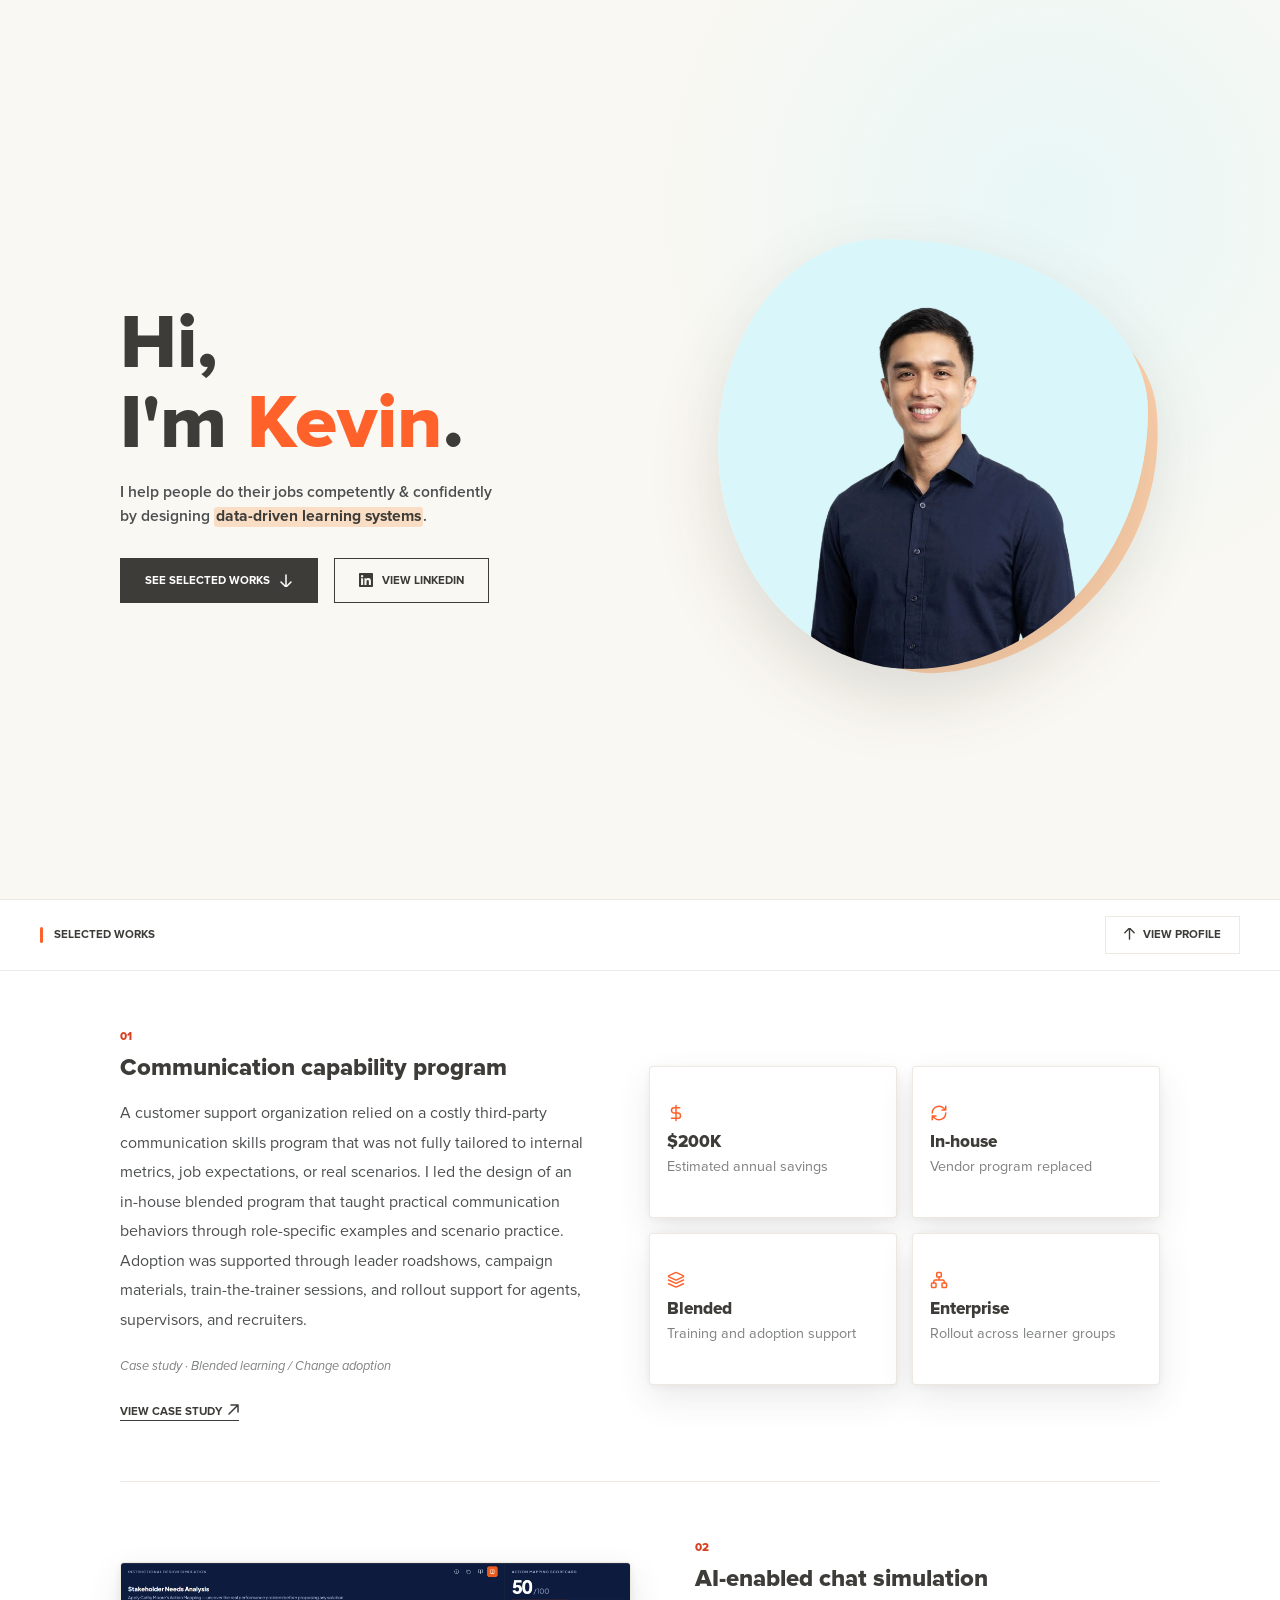
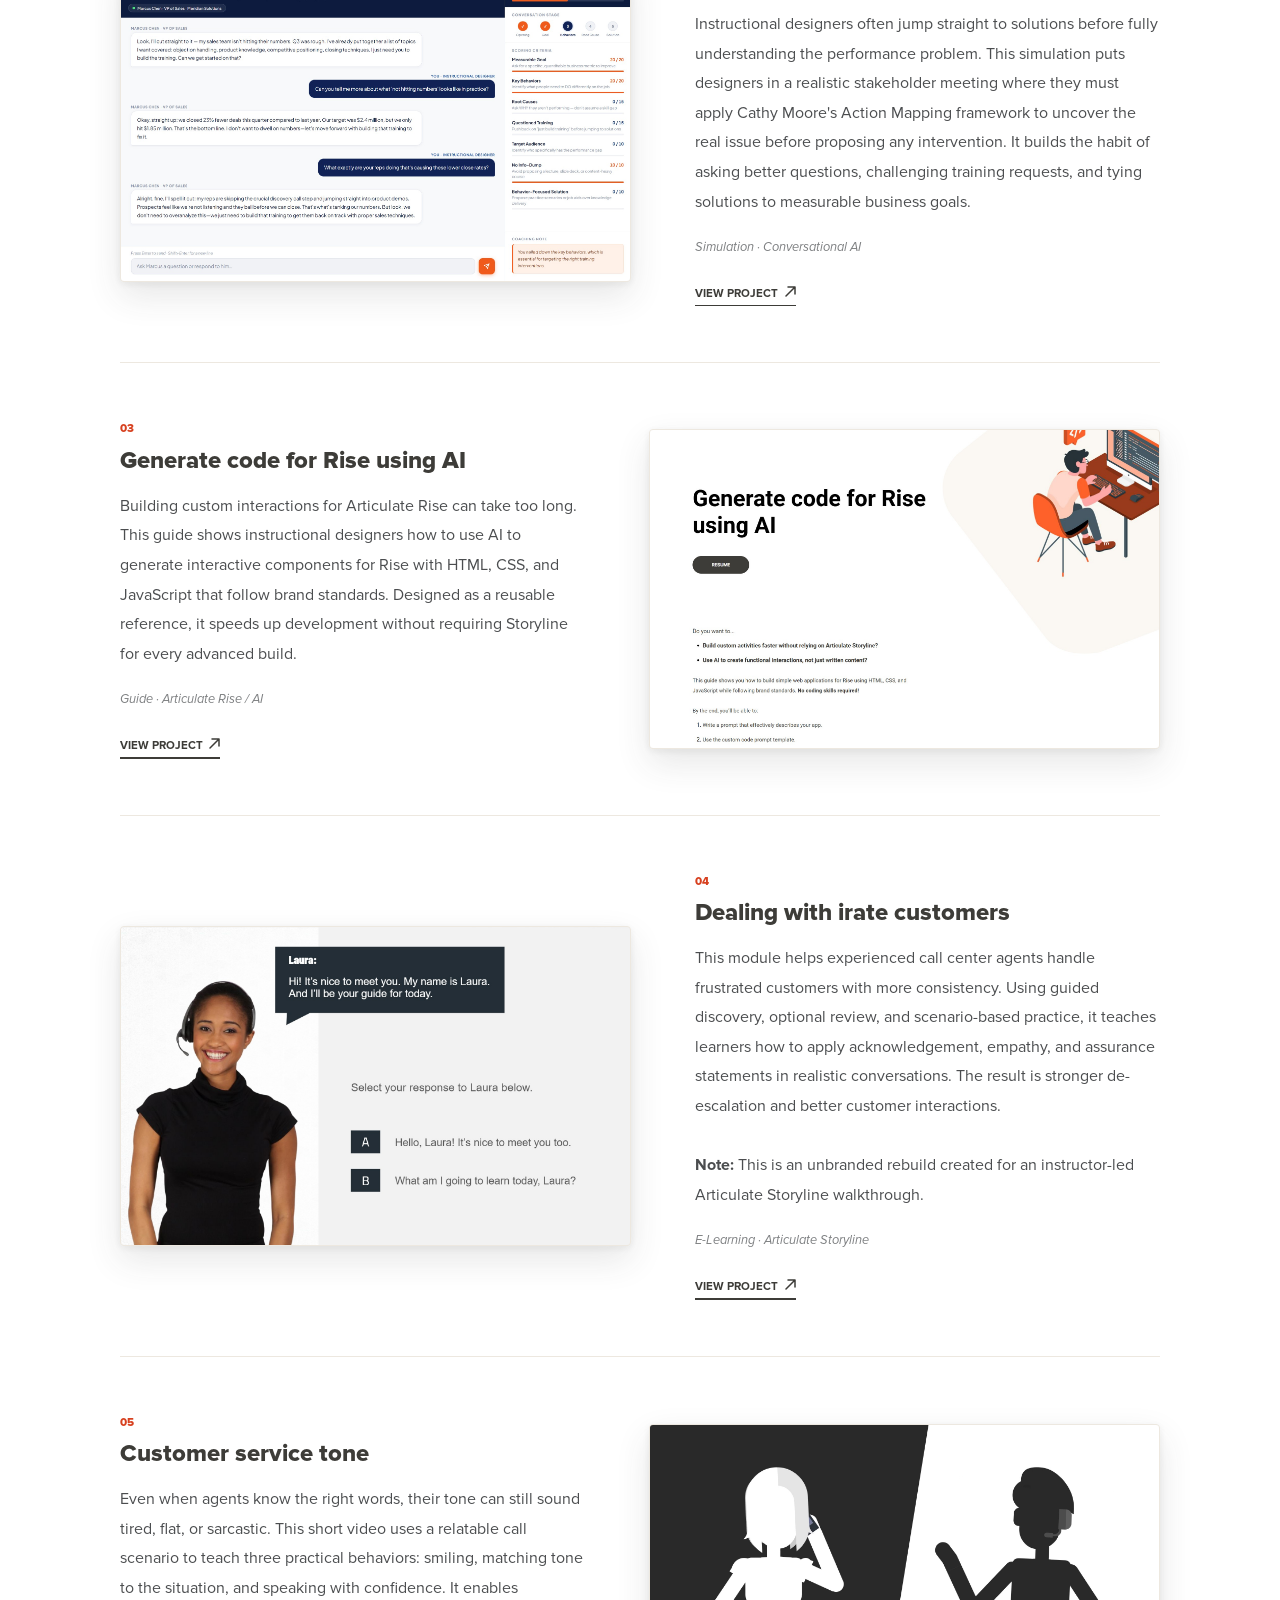
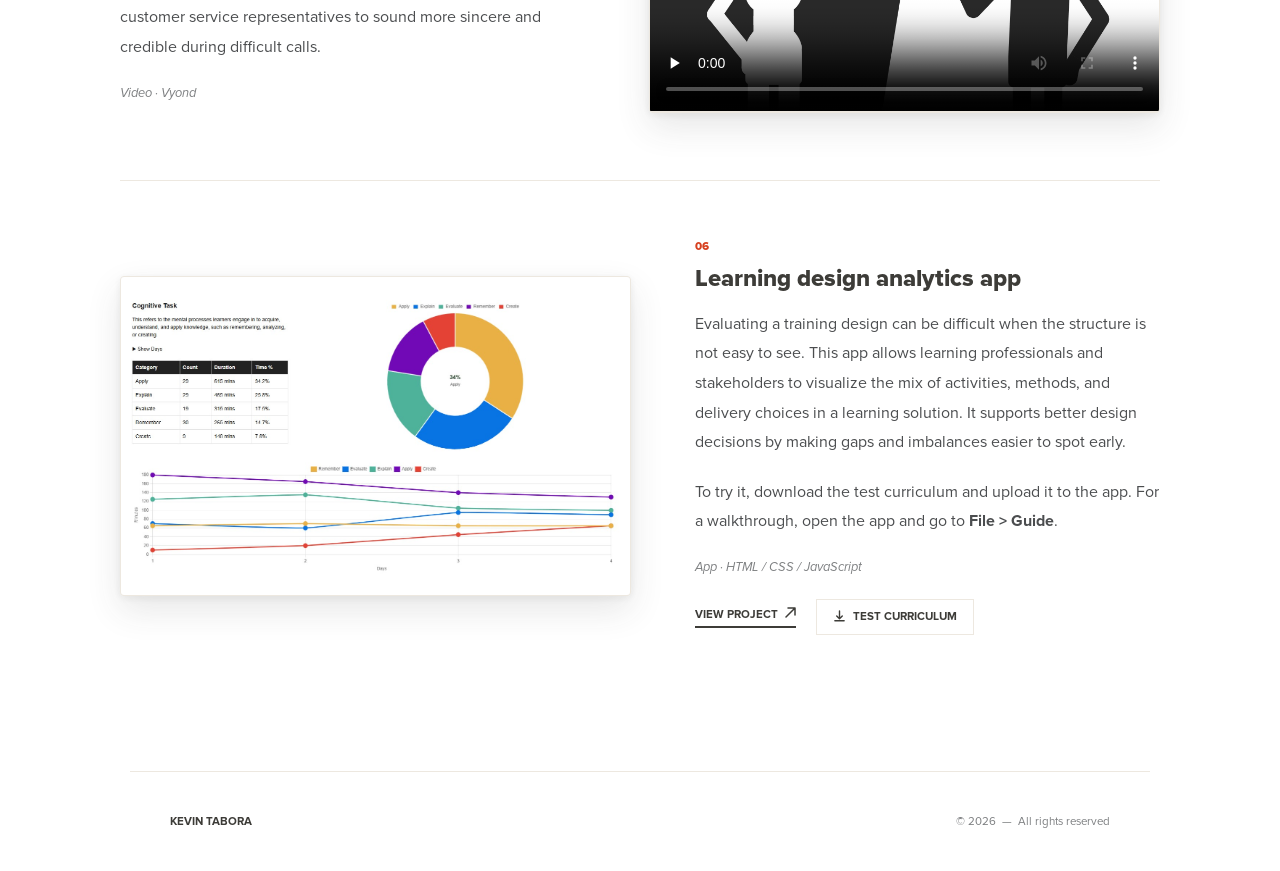
<file: index.html>
﻿<!DOCTYPE html>
<html lang="en">
<head>
  <meta charset="UTF-8" />
  <meta name="viewport" content="width=device-width, initial-scale=1.0" />
  <title>Kevin Tabora</title>
  <link rel="icon" type="image/png" sizes="32x32" href="KT icon.png" />
  <link rel="stylesheet" href="style.css" />
</head>
<body>

  <!-- ═══ EMAIL COPIED TOAST ═══ -->
  <div id="email-toast">
    <svg class="toast-icon" viewBox="0 0 14 14" fill="none">
      <path d="M2 7l3.5 3.5L12 3" stroke="currentColor" stroke-width="1.8" stroke-linecap="round" stroke-linejoin="round"/>
    </svg>
    Email Copied
  </div>

  <!-- ═══════════════════════════════
       SECTION 1: PROFILE
  ════════════════════════════════ -->
  <section class="section-profile" id="section-profile">
    <div class="profile-inner">

      <!-- Left column: all text content -->
      <div class="profile-content">

        <div class="profile-header">
          <!-- Mobile headshot (hidden on desktop) -->
          <div class="profile-visual-mobile">
            <div class="headshot-wrap">
              <picture>
                <source srcset="assets/Profile.jpg" media="(min-width: 741px)" />
                <img src="assets/Profile Mobile.jpg" alt="Kevin Tabora" />
              </picture>
            </div>
          </div>
          <div class="header-name-block">
            <h1>Hi, <br>I'm <span>Kevin</span>.</h1>
            <p class="subtitle">
              <span class="tagline-line">I help people do their jobs competently & confidently</span>
              <span class="tagline-line">by designing <span class="highlight">data-driven learning systems</span>.</span>
            </p>
          </div>
        </div>

        <div class="contact-row">
          <a class="contact-email" href="#" id="email-copy-btn" onclick="copyEmail(event)" hidden>
            <svg width="14" height="14" viewBox="0 0 14 14" fill="none" aria-hidden="true"><rect x="1" y="3" width="12" height="8" rx="1" stroke="currentColor" stroke-width="1.4"/><path d="M1 4l6 4 6-4" stroke="currentColor" stroke-width="1.4" stroke-linejoin="round"/></svg>
            kbtabora@gmail.com
          </a>
          <a href="https://linkedin.com/in/kevintabora" target="_blank" rel="noopener" hidden>
            <svg width="14" height="14" viewBox="0 0 14 14" fill="none" aria-hidden="true"><rect x="1" y="1" width="12" height="12" rx="2" stroke="currentColor" stroke-width="1.4"/><path d="M4 6v4M4 4.5v.01" stroke="currentColor" stroke-width="1.4" stroke-linecap="round"/><path d="M7 10V7.5c0-1 .5-1.5 1.5-1.5S10 6.5 10 7.5V10" stroke="currentColor" stroke-width="1.4" stroke-linecap="round" stroke-linejoin="round"/></svg>
            linkedin.com/in/kevintabora
          </a>
        </div>

        <div class="btn-row">
          <a class="cta-download" href="#" onclick="event.preventDefault();document.getElementById('section-works').scrollIntoView({behavior:'smooth'})">
            <span>See Selected Works</span>
            <svg width="14" height="14" viewBox="0 0 14 14" fill="none">
              <path d="M7 2v10M2 9l5 5 5-5" stroke="currentColor" stroke-width="1.5" stroke-linecap="round" stroke-linejoin="round"/>
            </svg>
          </a>
          <a class="cta-works" href="https://linkedin.com/in/kevintabora" target="_blank" rel="noopener noreferrer">
            <svg width="14" height="14" viewBox="0 0 24 24" fill="currentColor" aria-hidden="true">
              <path d="M20.447 20.452h-3.554v-5.569c0-1.328-.027-3.037-1.852-3.037-1.853 0-2.136 1.445-2.136 2.939v5.667H9.351V9h3.414v1.561h.049c.476-.9 1.637-1.85 3.37-1.85 3.601 0 4.267 2.37 4.267 5.455v6.286zM5.337 7.433a2.062 2.062 0 1 1 0-4.124 2.062 2.062 0 0 1 0 4.124zM7.119 20.452H3.555V9h3.564v11.452zM22.225 0H1.771C.792 0 0 .774 0 1.729v20.542C0 23.227.792 24 1.771 24h20.451C23.2 24 24 23.227 24 22.271V1.729C24 .774 23.2 0 22.222 0z"/>
            </svg>
            <span>View LinkedIn</span>
          </a>
        </div>

      </div>

      <!-- Right column: large headshot (desktop only) -->
      <div class="profile-visual-desktop">
        <div class="headshot-wrap">
          <picture>
            <source srcset="assets/Profile.jpg" media="(min-width: 741px)" />
            <img src="assets/Profile Mobile.jpg" alt="Kevin Tabora" />
          </picture>
        </div>
      </div>

    </div>
  </section>

  <!-- ═══════════════════════════════
       SECTION 2: SELECTED WORKS
  ════════════════════════════════ -->
  <section class="section-works" id="section-works">

    <!-- Sticky nav bar -->
    <div class="works-nav">
      <span class="works-nav-label">Selected Works</span>
      <a class="cta-profile" href="#" onclick="event.preventDefault();document.getElementById('section-profile').scrollIntoView({behavior:'smooth'})">
        <svg width="13" height="13" viewBox="0 0 14 14" fill="none">
          <path d="M7 12V2M2 5l5-5 5 5" stroke="currentColor" stroke-width="1.5" stroke-linecap="round" stroke-linejoin="round"/>
        </svg>
        <span>View Profile</span>
      </a>
    </div>

    <div class="projects-wrap">

      <!-- Project 1 - Case Study -->
      <div class="project" data-observe>
        <div class="project-copy">
          <p class="project-index">01</p>
          <h2 class="project-title">Communication capability program</h2>
          <p class="project-desc">
            A customer support organization relied on a costly third-party communication skills program that was not fully tailored to internal metrics, job expectations, or real scenarios. I led the design of an in-house blended program that taught practical communication behaviors through role-specific examples and scenario practice. Adoption was supported through leader roadshows, campaign materials, train-the-trainer sessions, and rollout support for agents, supervisors, and recruiters.
          </p>
          <p class="project-meta">
            Case study &middot; Blended learning / Change adoption
          </p>
          <button class="proj-link case-study-trigger" type="button" data-case-modal-open>
            View case study <span class="arrow"><svg width="11" height="11" viewBox="0 0 11 11" fill="none"><path d="M1 10L10 1M10 1H3M10 1V8" stroke="currentColor" stroke-width="1.5" stroke-linecap="round" stroke-linejoin="round"/></svg></span>
          </button>
        </div>
        <div class="project-media">
          <div class="case-stats-grid">
            <div class="case-stat">
              <svg class="case-stat-icon" viewBox="0 0 24 24" fill="none" aria-hidden="true"><path d="M12 2v20M17 5H9.5a3.5 3.5 0 0 0 0 7h5a3.5 3.5 0 0 1 0 7H6" stroke="currentColor" stroke-width="2" stroke-linecap="round" stroke-linejoin="round"/></svg>
              <span class="case-stat-value">$200K</span>
              <span class="case-stat-label">Estimated annual savings</span>
            </div>
            <div class="case-stat">
              <svg class="case-stat-icon" viewBox="0 0 24 24" fill="none" aria-hidden="true"><path d="M3 12a9 9 0 0 1 15-6.7L21 8M21 3v5h-5M21 12a9 9 0 0 1-15 6.7L3 16M3 21v-5h5" stroke="currentColor" stroke-width="2" stroke-linecap="round" stroke-linejoin="round"/></svg>
              <span class="case-stat-value">In-house</span>
              <span class="case-stat-label">Vendor program replaced</span>
            </div>
            <div class="case-stat">
              <svg class="case-stat-icon" viewBox="0 0 24 24" fill="none" aria-hidden="true"><path d="m12.83 2.18a2 2 0 0 0-1.66 0L2.6 6.08a1 1 0 0 0 0 1.83l8.58 3.91a2 2 0 0 0 1.66 0l8.58-3.9a1 1 0 0 0 0-1.83Z" stroke="currentColor" stroke-width="2" stroke-linecap="round" stroke-linejoin="round"/><path d="m22 12-9.17 4.18a2 2 0 0 1-1.66 0L2 12" stroke="currentColor" stroke-width="2" stroke-linecap="round" stroke-linejoin="round"/><path d="m22 17-9.17 4.18a2 2 0 0 1-1.66 0L2 17" stroke="currentColor" stroke-width="2" stroke-linecap="round" stroke-linejoin="round"/></svg>
              <span class="case-stat-value">Blended</span>
              <span class="case-stat-label">Training and adoption support</span>
            </div>
            <div class="case-stat">
              <svg class="case-stat-icon" viewBox="0 0 24 24" fill="none" aria-hidden="true"><rect x="9" y="2" width="6" height="6" rx="1" stroke="currentColor" stroke-width="2"/><rect x="2" y="16" width="6" height="6" rx="1" stroke="currentColor" stroke-width="2"/><rect x="16" y="16" width="6" height="6" rx="1" stroke="currentColor" stroke-width="2"/><path d="M12 8v4M5 16v-2a2 2 0 0 1 2-2h10a2 2 0 0 1 2 2v2" stroke="currentColor" stroke-width="2" stroke-linecap="round" stroke-linejoin="round"/></svg>
              <span class="case-stat-value">Enterprise</span>
              <span class="case-stat-label">Rollout across learner groups</span>
            </div>
          </div>
        </div>
      </div>

      <!-- Project 2 - AI-Enabled Chat Simulation -->
      <div class="project flip" data-observe>
        <div class="project-copy">
          <p class="project-index">02</p>
          <h2 class="project-title">AI-enabled chat simulation</h2>
          <p class="project-desc">
            Instructional designers often jump straight to solutions before fully understanding the performance problem. This simulation puts designers in a realistic stakeholder meeting where they must apply Cathy Moore's Action Mapping framework to uncover the real issue before proposing any intervention. It builds the habit of asking better questions, challenging training requests, and tying solutions to measurable business goals.
          </p>
          <p class="project-meta">
            Simulation &middot; Conversational AI
          </p>
          <a class="proj-link" href="https://kevintabora.github.io/id-simulation/" target="_blank" rel="noopener">
            View Project <span class="arrow"><svg width="11" height="11" viewBox="0 0 11 11" fill="none"><path d="M1 10L10 1M10 1H3M10 1V8" stroke="currentColor" stroke-width="1.5" stroke-linecap="round" stroke-linejoin="round"/></svg></span>
          </a>
        </div>
        <div class="project-media">
          <img class="screenshot-img" src="assets/Chat.jpg" alt="AI-Enabled Chat Simulation" />
        </div>
      </div>

      <!-- Project 3 - Rise Code Block -->
      <div class="project" data-observe>
        <div class="project-copy">
          <p class="project-index">03</p>
          <h2 class="project-title">Generate code for Rise using AI</h2>
          <p class="project-desc">
            Building custom interactions for Articulate Rise can take too long. This guide shows instructional designers how to use AI to generate interactive components for Rise with HTML, CSS, and JavaScript that follow brand standards. Designed as a reusable reference, it speeds up development without requiring Storyline for every advanced build.
          </p>
          <p class="project-meta">
            Guide &middot; Articulate Rise / AI
          </p>
          <a class="proj-link" href="https://kevintabora.github.io/risecodeblock/" target="_blank" rel="noopener">
            View Project <span class="arrow"><svg width="11" height="11" viewBox="0 0 11 11" fill="none"><path d="M1 10L10 1M10 1H3M10 1V8" stroke="currentColor" stroke-width="1.5" stroke-linecap="round" stroke-linejoin="round"/></svg></span>
          </a>
        </div>
        <div class="project-media">
          <img class="screenshot-img" src="assets/Code.jpg" alt="Generate Code for Rise Using AI" />
        </div>
      </div>

      <!-- Project 4 - Storyline -->
      <div class="project flip" data-observe>
        <div class="project-copy">
          <p class="project-index">04</p>
          <h2 class="project-title">Dealing with irate customers</h2>
          <p class="project-desc">
            This module helps experienced call center agents handle frustrated customers with more consistency. Using guided discovery, optional review, and scenario-based practice, it teaches learners how to apply acknowledgement, empathy, and assurance statements in realistic conversations. The result is stronger de-escalation and better customer interactions.
            <br><br><strong>Note:</strong> This is an unbranded rebuild created for an instructor-led Articulate Storyline walkthrough.
          </p>
          <p class="project-meta">
            E-Learning &middot; Articulate Storyline
          </p>
          <a class="proj-link" href="https://kevintabora.github.io/iratecustomers/" target="_blank" rel="noopener">
            View Project <span class="arrow"><svg width="11" height="11" viewBox="0 0 11 11" fill="none"><path d="M1 10L10 1M10 1H3M10 1V8" stroke="currentColor" stroke-width="1.5" stroke-linecap="round" stroke-linejoin="round"/></svg></span>
          </a>
        </div>
        <div class="project-media">
          <img class="screenshot-img" src="assets/AEA.jpg" alt="Acknowledge, Empathize and Assure" />
        </div>
      </div>

      <!-- Project 5 - Video -->
      <div class="project" data-observe>
        <div class="project-copy">
          <p class="project-index">05</p>
          <h2 class="project-title">Customer service tone</h2>
          <p class="project-desc">
            Even when agents know the right words, their tone can still sound tired, flat, or sarcastic. This short video uses a relatable call scenario to teach three practical behaviors: smiling, matching tone to the situation, and speaking with confidence. It enables customer service representatives to sound more sincere and credible during difficult calls.
          </p>
          <p class="project-meta">
            Video &middot; Vyond
          </p>
        </div>
        <div class="project-media">
          <video id="tone-video" class="media-video" controls preload="none" poster="assets/Tone.png">
            <source src="assets/Tone.mp4" type="video/mp4" />
            Your browser does not support the video tag.
          </video>
        </div>
      </div>

      <!-- Project 6 - Training Designer App -->
      <div class="project flip" data-observe>
        <div class="project-copy">
          <p class="project-index">06</p>
          <h2 class="project-title">Learning design analytics app</h2>
          <p class="project-desc">
            Evaluating a training design can be difficult when the structure is not easy to see. This app allows learning professionals and stakeholders to visualize the mix of activities, methods, and delivery choices in a learning solution. It supports better design decisions by making gaps and imbalances easier to spot early.
          </p>
          <p class="project-desc">
            To try it, download the test curriculum and upload it to the app. For a walkthrough, open the app and go to <strong>File > Guide</strong>.
          </p>
          <p class="project-meta">
            App &middot; HTML / CSS / JavaScript
          </p>
          <div class="proj-btn-row">
            <a class="proj-link" href="https://kevintabora.github.io/trainingdesigner/" target="_blank" rel="noopener">
              View Project <span class="arrow"><svg width="11" height="11" viewBox="0 0 11 11" fill="none"><path d="M1 10L10 1M10 1H3M10 1V8" stroke="currentColor" stroke-width="1.5" stroke-linecap="round" stroke-linejoin="round"/></svg></span>
            </a>
            <a class="proj-link-curriculum" href="assets/Communicate_Pro__Essential_Conversations__20260314_1410Z.xlsx" download>
              <svg width="13" height="13" viewBox="0 0 14 14" fill="none">
                <path d="M7 1v8M4 6.5l3 3 3-3M2 11.5h10" stroke="currentColor" stroke-width="1.5" stroke-linecap="round" stroke-linejoin="round"/>
              </svg>
              <span>Test Curriculum</span>
            </a>
          </div>
        </div>
        <div class="project-media">
          <img class="screenshot-img" src="assets/Designer.jpg" alt="Training Designer App" />
        </div>
      </div>

    </div><!-- /projects-wrap -->

    <footer>
      <span class="footer-name">Kevin Tabora</span>
      <span class="footer-copy">&copy; 2026 &nbsp;&mdash;&nbsp; All rights reserved</span>
    </footer>

  </section>

  <div class="case-modal-overlay" data-case-modal-overlay hidden>
    <div class="case-modal" role="dialog" aria-modal="true" aria-labelledby="case-modal-title">
      <div class="case-modal-header">
        <div>
          <h2 id="case-modal-title">Communication capability program</h2>
          <p>An anonymized case study on replacing a vendor-provided communication skills program with an in-house blended learning initiative.</p>
        </div>
        <button class="case-modal-close" type="button" aria-label="Close case study" data-case-modal-close>
          <svg viewBox="0 0 24 24" fill="none" aria-hidden="true"><path d="M18 6 6 18M6 6l12 12" stroke="currentColor" stroke-width="2" stroke-linecap="round" stroke-linejoin="round"/></svg>
        </button>
      </div>

      <div class="case-modal-body">
        <p class="case-mobile-summary">An anonymized case study on replacing a vendor-provided communication skills program with an in-house blended learning initiative.</p>

        <div class="case-impact-grid" aria-label="Quick impact">
          <div class="case-impact-card">
            <svg class="case-impact-icon" viewBox="0 0 24 24" fill="none" aria-hidden="true"><path d="M10.3 3.86 1.82 18a2 2 0 0 0 1.71 3h16.94a2 2 0 0 0 1.71-3L13.7 3.86a2 2 0 0 0-3.4 0Z" stroke="currentColor" stroke-width="2" stroke-linecap="round" stroke-linejoin="round"/><path d="M12 9v4M12 17h.01" stroke="currentColor" stroke-width="2" stroke-linecap="round" stroke-linejoin="round"/></svg>
            <span class="case-impact-value">Problem</span>
            <span class="case-impact-label">Costly vendor program, not tailored enough</span>
            <span class="case-impact-mobile-text">Problem: Costly vendor program, not tailored enough</span>
          </div>
          <div class="case-impact-card">
            <svg class="case-impact-icon" viewBox="0 0 24 24" fill="none" aria-hidden="true"><path d="M9 18h6M10 22h4M8.5 14.5A6 6 0 1 1 15.5 14c-.8.48-1.5 1.52-1.5 2.5h-4c0-.95-.7-1.95-1.5-2Z" stroke="currentColor" stroke-width="2" stroke-linecap="round" stroke-linejoin="round"/></svg>
            <span class="case-impact-value">Solution</span>
            <span class="case-impact-label">In-house blended program with work-specific scenarios</span>
            <span class="case-impact-mobile-text">Solution: In-house blended program with work-specific scenarios</span>
          </div>
          <div class="case-impact-card">
            <svg class="case-impact-icon" viewBox="0 0 24 24" fill="none" aria-hidden="true"><path d="m3 11 18-5v12L3 14v-3Z" stroke="currentColor" stroke-width="2" stroke-linecap="round" stroke-linejoin="round"/><path d="M11.6 16.8a3 3 0 1 1-5.8-1.6" stroke="currentColor" stroke-width="2" stroke-linecap="round" stroke-linejoin="round"/></svg>
            <span class="case-impact-value">Adoption</span>
            <span class="case-impact-label">Leader roadshows, campaign assets, train-the-trainer</span>
            <span class="case-impact-mobile-text">Adoption: Leader roadshows, campaign assets, train-the-trainer</span>
          </div>
          <div class="case-impact-card">
            <svg class="case-impact-icon" viewBox="0 0 24 24" fill="none" aria-hidden="true"><path d="M12 2v20M17 5H9.5a3.5 3.5 0 0 0 0 7h5a3.5 3.5 0 0 1 0 7H6" stroke="currentColor" stroke-width="2" stroke-linecap="round" stroke-linejoin="round"/></svg>
            <span class="case-impact-value">Impact</span>
            <span class="case-impact-label">$200K annual savings, reusable internal capability</span>
            <span class="case-impact-mobile-text">Impact: $200K annual savings, reusable internal capability</span>
          </div>
        </div>

        <section class="case-section">
          <h3>Business problem</h3>
          <p>The organization relied on a third-party communication skills program that carried significant licensing costs and was not fully tailored to internal performance expectations, customer scenarios, or operational metrics. The challenge was not only to build a replacement program, but to create something leaders, trainers, and operational teams would adopt.</p>
        </section>

        <section class="case-section">
          <h3>My role</h3>
          <ul>
            <li>Led needs and task analysis to define job-specific communication requirements</li>
            <li>Designed the blended learning structure and scenario-based practice</li>
            <li>Aligned content with performance metrics and business expectations</li>
            <li>Developed internal materials to replace vendor-provided content</li>
            <li>Supported adoption through leadership roadshows, campaign materials, trainer enablement, and rollout support</li>
          </ul>
        </section>

        <section class="case-section">
          <h3>Solution approach</h3>
          <div class="case-card-grid">
            <div class="case-approach-card">
              <h4>Analyze</h4>
              <p>Identified communication behaviors, task requirements, and performance expectations.</p>
            </div>
            <div class="case-approach-card">
              <h4>Design</h4>
              <p>Built an in-house blended program using realistic workplace scenarios.</p>
            </div>
            <div class="case-approach-card">
              <h4>Campaign</h4>
              <p>Supported adoption through leader roadshows, emails, videos, and stakeholder alignment.</p>
            </div>
            <div class="case-approach-card">
              <h4>Scale</h4>
              <p>Enabled trainers and operational teams to roll out the program across learner groups.</p>
            </div>
          </div>
        </section>

        <section class="case-section">
          <h3>Adoption strategy</h3>
          <ol class="case-timeline">
            <li>Align with business metrics</li>
            <li>Secure leadership buy-in</li>
            <li>Launch awareness campaign</li>
            <li>Enable trainers</li>
            <li>Roll out to learner groups</li>
            <li>Embed into training and process expectations</li>
          </ol>
        </section>

        <section class="case-section">
          <h3>Impact</h3>
          <p>Estimated $200K USD annual savings by replacing external licensing with an internal communication skills program.</p>
          <ul>
            <li>Reduced dependency on vendor-provided training</li>
            <li>Improved alignment between communication training and operational needs</li>
            <li>Created reusable internal training assets</li>
            <li>Supported consistent communication standards across teams</li>
            <li>Strengthened trainer and leader ownership of the program</li>
          </ul>
        </section>

        <p class="case-note">This case study is an anonymized summary. Proprietary names, visuals, materials, and internal data have been removed or generalized.</p>
      </div>
    </div>
  </div>

  <script src="app.js"></script>
</body>
</html>
</file>
<file: style.css>
@font-face {
  font-family: 'Proxima Nova';
  font-style: normal;
  font-weight: 400;
  font-display: swap;
  src: url('assets/fonts/proxima-nova-400.woff') format('woff');
}

@font-face {
  font-family: 'Proxima Nova';
  font-style: italic;
  font-weight: 400;
  font-display: swap;
  src: url('assets/fonts/proxima-nova-400-italic.woff') format('woff');
}

@font-face {
  font-family: 'Proxima Nova';
  font-style: normal;
  font-weight: 600;
  font-display: swap;
  src: url('assets/fonts/proxima-nova-600.woff') format('woff');
}

@font-face {
  font-family: 'Proxima Nova';
  font-style: italic;
  font-weight: 600;
  font-display: swap;
  src: url('assets/fonts/proxima-nova-600-italic.woff') format('woff');
}

@font-face {
  font-family: 'Proxima Nova';
  font-style: normal;
  font-weight: 700;
  font-display: swap;
  src: url('assets/fonts/proxima-nova-700.woff') format('woff');
}

@font-face {
  font-family: 'Proxima Nova';
  font-style: italic;
  font-weight: 700;
  font-display: swap;
  src: url('assets/fonts/proxima-nova-700-italic.woff') format('woff');
}

@font-face {
  font-family: 'Proxima Nova';
  font-style: normal;
  font-weight: 800;
  font-display: swap;
  src: url('assets/fonts/proxima-nova-800.woff') format('woff');
}

@font-face {
  font-family: 'Proxima Nova';
  font-style: italic;
  font-weight: 800;
  font-display: swap;
  src: url('assets/fonts/proxima-nova-800-italic.woff') format('woff');
}

*, *::before, *::after { box-sizing: border-box; margin: 0; padding: 0; }

:root {
  --optum-orange: #FF612B;
  --dark-orange: #D74120;
  --sunset-orange: #F9A667;
  --dawn-orange: #FFD1AB;
  --warm-white: #FAF8F2;
  --horizon: #EDE8E0;
  --warm-gray: #3D3C38;
  --sky-blue: #D9F6FA;
  --gray-20: #E5E5E6;
  --gray-40: #B1B2B4;
  --gray-60: #7D7F81;
  --gray-80: #4B4D4F;
  --gray-100: #212223;
  --turquoise-60: #15A796;
  --dark: var(--warm-gray);
  --darker: var(--gray-100);
  --white: #ffffff;
  --text-white: #ffffff;
  --off-white: rgba(61,60,56,0.68);
  --mid: var(--gray-60);
  --rule: var(--horizon);
  --fs-xs: 0.72rem;
  --fs-sm: 1rem;
  --fs-base: 16px;
  --fs-lg: 1.5rem;
  --fs-2xl: 3.5rem;
  --font: 'Proxima Nova', 'proxima-nova', 'Nunito Sans', 'Gill Sans MT', 'Gill Sans', sans-serif;
  --tracking-wide: 0;
  --tracking-wider: 0;
}

html { scroll-behavior: smooth; }

body {
  font-family: var(--font);
  background: var(--warm-white);
  color: var(--dark);
  font-size: var(--fs-base);
  line-height: 1.7;
  -webkit-font-smoothing: antialiased;
  overflow-x: hidden;
}

/* ═══════════════════════════════
   SECTION 1 — PROFILE (full viewport, dark)
════════════════════════════════ */
.section-profile {
  background:
    radial-gradient(circle at 82% 23%, rgba(217,246,250,0.55), transparent 26rem),
    var(--warm-white);
  min-height: 100vh;
  display: flex;
  flex-direction: column;
  justify-content: center;
  border-bottom: 1px solid var(--horizon);
}

.profile-inner {
  display: grid;
  grid-template-columns: minmax(0, 1fr) minmax(320px, 0.9fr);
  gap: 5rem;
  align-items: center;
  width: 100%;
  max-width: 1120px;
  margin: 0 auto;
  padding: 5rem 2.5rem 4.5rem;
  animation: fadeUp 0.9s ease both;
}

.profile-content {
  display: flex;
  flex-direction: column;
}

.profile-header {
  display: flex;
  align-items: center;
  gap: 2.25rem;
  margin-bottom: 1.75rem;
}

.headshot-wrap {
  width: 112px;
  height: 112px;
  border-radius: 38% 62% 55% 45% / 48% 40% 60% 52%;
  overflow: hidden;
  box-shadow: 0 28px 70px rgba(61,60,56,0.16);
  flex-shrink: 0;
}
.headshot-wrap img {
  width: 100%;
  height: 100%;
  object-fit: cover;
  display: block;
  transition: transform 0.5s ease;
}
.headshot-wrap:hover img { transform: scale(1.05); }

/* Mobile headshot: hidden on desktop, shown on mobile */
.profile-visual-mobile {
  display: none;
  flex-shrink: 0;
}
.profile-visual-mobile .headshot-wrap {
  width: 80px;
  height: 80px;
}

/* Desktop headshot column */
.profile-visual-desktop {
  position: relative;
  display: flex;
  align-items: center;
  justify-content: center;
}
.profile-visual-desktop::before {
  content: '';
  position: absolute;
  width: min(88%, 390px);
  aspect-ratio: 1 / 1;
  border-radius: 43% 57% 61% 39% / 45% 38% 62% 55%;
  background: var(--dawn-orange);
  transform: translate(2.1rem, 1.3rem) rotate(-5deg);
}
.profile-visual-desktop .headshot-wrap {
  width: 100%;
  max-width: 430px;
  height: auto;
  aspect-ratio: 1 / 1;
  position: relative;
  z-index: 1;
}
.profile-visual-desktop .headshot-wrap img {
  object-position: 50% 18%;
}

.header-name-block { display: flex; flex-direction: column; gap: 1.1rem; }

.label {
  display: inline-flex;
  align-items: center;
  gap: 0.85rem;
  font-size: var(--fs-xs);
  letter-spacing: var(--tracking-wider);
  text-transform: uppercase;
  color: var(--dark-orange);
  font-weight: 800;
}
.label::before {
  content: '';
  width: 2.4rem;
  height: 2px;
  background: var(--optum-orange);
  flex-shrink: 0;
}

h1 {
  font-size: clamp(3.1rem, 6vw, 5.6rem);
  font-weight: 800;
  letter-spacing: 0;
  line-height: 1.04;
  color: var(--warm-gray);
  max-width: 720px;
}
h1 span {
  color: var(--optum-orange);
}

.subtitle {
  display: block;
  max-width: 650px;
  font-size: clamp(0.98rem, 1.18vw, 1.12rem);
  letter-spacing: 0;
  text-transform: none;
  color: var(--gray-80);
  margin-top: 0;
  font-weight: 600;
  line-height: 1.55;
  white-space: nowrap;
}
.subtitle .tagline-line {
  display: block;
  white-space: nowrap;
}
.subtitle .highlight {
  display: inline;
  color: var(--warm-gray);
  font-weight: 700;
  background: rgba(249,166,103,0.32);
  border-radius: 3px;
  padding: 0.03em 0.12em;
  box-decoration-break: clone;
  -webkit-box-decoration-break: clone;
}

@media (max-width: 1080px) and (min-width: 741px) {
  .subtitle {
    max-width: 430px;
    white-space: normal;
  }
  .subtitle .tagline-line {
    display: inline;
    white-space: normal;
  }
}

.contact-row {
  display: flex;
  align-items: center;
  gap: 1.75rem;
  margin-bottom: 2rem;
  flex-wrap: wrap;
}
.contact-row:not(:has(a:not([hidden]))) { display: none; }
.contact-row a {
  display: inline-flex;
  align-items: center;
  gap: 0.4rem;
  font-size: 0.82rem;
  letter-spacing: 0;
  color: var(--warm-gray);
  text-decoration: none;
  border-bottom: 1px solid transparent;
  transition: color 0.25s, border-color 0.25s;
}
.contact-row a[hidden] { display: none; }
.contact-row a:hover { color: var(--dark-orange); border-color: currentColor; }

.bio-lead {
  font-size: var(--fs-base);
  color: var(--warm-gray);
  font-weight: 600;
  line-height: 1.8;
  margin-bottom: 0.75rem;
  text-wrap: pretty;
}

.highlight {
  background: var(--dawn-orange);
  border-radius: 3px;
  padding: 0.1em 0.2em;
}

.bio {
  font-size: var(--fs-base);
  color: var(--gray-80);
  max-width: 640px;
  line-height: 1.8;
  margin-bottom: 2rem;
}

/* Button row */
.btn-row {
  display: flex;
  align-items: center;
  gap: 1rem;
  flex-wrap: wrap;
}

/* Download Resume — white button */
.cta-download {
  display: inline-flex;
  align-items: center;
  gap: 0.55rem;
  font-size: var(--fs-xs);
  font-weight: 700;
  letter-spacing: var(--tracking-wider);
  text-transform: uppercase;
  text-decoration: none;
  color: var(--white);
  background: var(--warm-gray);
  padding: 0.75rem 1.5rem;
  position: relative;
  overflow: hidden;
  transition: color 0.35s ease, border-color 0.35s ease;
  cursor: pointer;
  border: 1.5px solid var(--warm-gray);
}
.cta-download::before {
  content: '';
  position: absolute;
  inset: 0;
  background: var(--gray-100);
  transform: translateX(-101%);
  transition: transform 0.35s cubic-bezier(0.77,0,0.18,1);
}
.cta-download:hover {
  color: var(--white);
  border-color: var(--gray-100);
}
.cta-download:hover::before { transform: translateX(0); }
.cta-download span { position: relative; z-index: 1; }
.cta-download svg { position: relative; z-index: 1; }

/* See Selected Works — ghost/outline button */
.cta-works {
  display: inline-flex;
  align-items: center;
  gap: 0.55rem;
  font-size: var(--fs-xs);
  font-weight: 700;
  letter-spacing: var(--tracking-wider);
  text-transform: uppercase;
  text-decoration: none;
  color: var(--warm-gray);
  background: transparent;
  border: 1.5px solid var(--warm-gray);
  padding: 0.75rem 1.5rem;
  position: relative;
  overflow: hidden;
  transition: color 0.35s ease, border-color 0.35s ease;
  cursor: pointer;
}
.cta-works::before {
  content: '';
  position: absolute;
  inset: 0;
  background: var(--horizon);
  transform: translateX(-101%);
  transition: transform 0.35s cubic-bezier(0.77,0,0.18,1);
}
.cta-works:hover {
  color: var(--warm-gray);
  border-color: var(--warm-gray);
}
.cta-works:hover::before { transform: translateX(0); }
.cta-works span { position: relative; z-index: 1; }
.cta-works svg { position: relative; z-index: 1; }

/* ═══════════════════════════════
   SECTION 2 — SELECTED WORKS (light)
════════════════════════════════ */
.section-works {
  background: var(--white);
}

/* Sticky top nav bar for works section */
.works-nav {
  position: sticky;
  top: 0;
  z-index: 100;
  background: rgba(255, 255, 255, 0.78);
  backdrop-filter: blur(16px) saturate(180%);
  -webkit-backdrop-filter: blur(16px) saturate(180%);
  border-bottom: 1px solid rgba(229, 229, 230, 0.78);
  padding: 1rem 2.5rem;
  display: flex;
  align-items: center;
  justify-content: space-between;
  max-width: 100%;
}
.works-nav-label {
  display: inline-flex;
  align-items: center;
  gap: 0.7rem;
  font-size: var(--fs-xs);
  font-weight: 700;
  letter-spacing: var(--tracking-wider);
  text-transform: uppercase;
  color: var(--warm-gray);
}
.works-nav-label::before {
  content: '';
  width: 3px;
  height: 1rem;
  background: var(--optum-orange);
  border-radius: 2px;
  flex-shrink: 0;
}

/* View Profile — small ghost button in nav */
.cta-profile {
  display: inline-flex;
  align-items: center;
  gap: 0.45rem;
  font-size: var(--fs-xs);
  font-weight: 700;
  letter-spacing: var(--tracking-wider);
  text-transform: uppercase;
  text-decoration: none;
  color: var(--warm-gray);
  background: var(--white);
  border: 1.5px solid var(--horizon);
  padding: 0.5rem 1.1rem;
  position: relative;
  overflow: hidden;
  transition: color 0.35s ease, border-color 0.35s ease;
  cursor: pointer;
}
.cta-profile::before {
  content: '';
  position: absolute;
  inset: 0;
  background: var(--warm-gray);
  transform: translateX(-101%);
  transition: transform 0.35s cubic-bezier(0.77,0,0.18,1);
}
.cta-profile span { position: relative; z-index: 1; }
.cta-profile svg { position: relative; z-index: 1; }

@media (hover: hover) and (pointer: fine) {
  .cta-profile:hover { color: var(--white); border-color: var(--warm-gray); }
  .cta-profile:hover::before { transform: translateX(0); }
}

.projects-wrap {
  max-width: 1120px;
  margin: 0 auto;
  padding: 0 2.5rem 5rem;
}

.section-heading {
  padding-top: 3.5rem;
  margin-bottom: 2rem;
  opacity: 0;
  transform: translateY(20px);
  transition: opacity 0.7s ease, transform 0.7s ease;
}
.section-heading.visible {
  opacity: 1;
  transform: translateY(0);
}
.section-heading h2 {
  font-size: 2rem;
  font-weight: 800;
  letter-spacing: 0;
  line-height: 1;
  color: var(--dark);
  display: inline-block;
}
.section-heading h2::after {
  content: '';
  display: block;
  margin-top: 0.55rem;
  height: 3px;
  width: 2.5rem;
  background: var(--optum-orange);
  border-radius: 2px;
}

/* ═══════════════════════════════
   PROJECT CARDS
════════════════════════════════ */
.project {
  display: grid;
  grid-template-columns: 1fr 1.1fr;
  gap: 4rem;
  align-items: center;
  padding: 3.5rem 0;
  border-top: 1px solid var(--horizon);
  opacity: 0;
  transform: translateY(28px);
  transition: opacity 0.7s ease, transform 0.7s ease;
}
.project:first-of-type { border-top: none; }
.project.visible { opacity: 1; transform: translateY(0); }

.project.flip { grid-template-columns: 1.1fr 1fr; }
.project.flip .project-media { order: -1; }

.project-index {
  font-size: var(--fs-xs);
  letter-spacing: var(--tracking-wider);
  text-transform: uppercase;
  color: var(--dark-orange);
  font-weight: 800;
  margin-bottom: 0.5rem;
}
.project-title {
  font-size: var(--fs-lg);
  font-weight: 800;
  letter-spacing: 0;
  line-height: 1.2;
  margin-bottom: 1rem;
  color: var(--dark);
}
.project-desc {
  font-size: var(--fs-sm);
  color: var(--gray-80);
  line-height: 1.85;
  margin-bottom: 1.25rem;
}

.project-meta {
  font-size: 0.8rem;
  color: var(--gray-60);
  font-style: italic;
  line-height: 1.7;
  margin-bottom: 1.25rem;
}

/* proj-link — underline wipe style */
.proj-link {
  display: inline-flex;
  align-items: center;
  gap: 0.4rem;
  font-size: var(--fs-xs);
  font-weight: 700;
  letter-spacing: var(--tracking-wide);
  text-transform: uppercase;
  text-decoration: none;
  color: var(--warm-gray);
  position: relative;
  padding-bottom: 3px;
}
.proj-link::after {
  content: '';
  position: absolute;
  bottom: 0; left: 0;
  width: 100%;
  height: 1.5px;
  background: var(--warm-gray);
  transform-origin: left;
  transition: transform 0.35s cubic-bezier(0.77,0,0.18,1);
}
.proj-link:hover::after { transform: scaleX(0); transform-origin: right; }
.proj-link .arrow { transition: transform 0.3s ease; display: inline-block; }
.proj-link:hover .arrow { transform: translate(4px, -3px); }

/* proj-btn-row — flex row for multiple project buttons */
.proj-btn-row {
  display: flex;
  align-items: center;
  gap: 1.25rem;
  flex-wrap: wrap;
  margin-bottom: 0;
}

/* Test Curriculum — matches View Profile button hover */
.proj-link-curriculum {
  display: inline-flex;
  align-items: center;
  gap: 0.45rem;
  font-size: var(--fs-xs);
  font-weight: 700;
  letter-spacing: var(--tracking-wider);
  text-transform: uppercase;
  text-decoration: none;
  color: var(--warm-gray);
  background: var(--white);
  border: 1.5px solid var(--horizon);
  padding: 0.45rem 1rem;
  position: relative;
  overflow: hidden;
  transition: color 0.35s ease, border-color 0.3s ease;
  cursor: pointer;
}
.proj-link-curriculum::before {
  content: '';
  position: absolute;
  inset: 0;
  background: var(--warm-gray);
  transform: translateX(-101%);
  transition: transform 0.35s cubic-bezier(0.77,0,0.18,1);
}
.proj-link-curriculum:hover { color: var(--white); border-color: var(--warm-gray); }
.proj-link-curriculum:hover::before { transform: translateX(0); }
.proj-link-curriculum span { position: relative; z-index: 1; }
.proj-link-curriculum svg { position: relative; z-index: 1; }

.project-media {
  position: relative;
  background: var(--horizon);
  overflow: hidden;
  border-radius: 4px;
  border: 1px solid var(--horizon);
  box-shadow: 0 14px 34px rgba(61,60,56,0.12), 0 2px 8px rgba(61,60,56,0.08);
  transition: box-shadow 0.4s ease, transform 0.4s ease;
}
.project-media:hover {
  box-shadow: 0 18px 44px rgba(61,60,56,0.17), 0 4px 16px rgba(61,60,56,0.10);
  transform: translateY(-3px);
}

.media-video {
  width: 100%;
  height: auto;
  display: block;
  transition: transform 0.5s ease;
}
.project-media:hover .media-video { transform: scale(1.03); }

.screenshot-img {
  width: 100%;
  aspect-ratio: 16/10;
  object-fit: cover;
  display: block;
  transition: transform 0.5s ease;
}
.project-media:hover .screenshot-img { transform: scale(1.03); }

.case-study-trigger {
  appearance: none;
  border: 0;
  background: transparent;
  font-family: var(--font);
  cursor: pointer;
}

.project-media:has(.case-stats-grid) {
  background: transparent;
  border: 0;
  box-shadow: none;
  padding: 0;
  overflow: visible;
}

.project-media:has(.case-stats-grid):hover {
  box-shadow: none;
  transform: none;
}

.case-stats-grid {
  display: grid;
  grid-template-columns: repeat(2, minmax(0, 1fr));
  grid-auto-rows: minmax(0, 1fr);
  gap: 0.9rem;
  aspect-ratio: 16 / 10;
}

.case-stat {
  min-height: 6.35rem;
  background: var(--white);
  border: 1px solid rgba(237,232,224,0.95);
  border-radius: 4px;
  padding: 1.05rem 1.1rem 1.2rem;
  display: flex;
  flex-direction: column;
  align-items: flex-start;
  justify-content: center;
  box-shadow: 0 14px 34px rgba(61,60,56,0.10), 0 2px 8px rgba(61,60,56,0.06);
  transition: border-color 0.25s ease, box-shadow 0.25s ease, transform 0.25s ease;
}

.case-stat:hover {
  border-color: rgba(255,97,43,0.28);
  box-shadow: 0 18px 42px rgba(61,60,56,0.14), 0 4px 14px rgba(61,60,56,0.08);
  transform: translateY(-2px);
}

.case-stat-icon {
  width: 18px;
  height: 18px;
  color: var(--optum-orange);
  margin-bottom: 0.65rem;
  stroke-width: 1.8;
  flex: 0 0 18px;
}

.case-stat-value {
  color: var(--warm-gray);
  font-size: 1.08rem;
  font-weight: 800;
  line-height: 1.15;
}

.case-stat-label {
  color: var(--gray-60);
  font-size: 0.9rem;
  line-height: 1.45;
  margin-top: 0.35rem;
}

body.case-modal-open {
  overflow: hidden;
}

.case-modal-overlay {
  position: fixed;
  inset: 0;
  z-index: 1000;
  background: rgba(33,34,35,0.48);
  backdrop-filter: blur(10px);
  -webkit-backdrop-filter: blur(10px);
  display: flex;
  align-items: center;
  justify-content: center;
  padding: 2rem;
}

.case-modal-overlay[hidden] {
  display: none;
}

.case-modal {
  width: min(900px, 100%);
  max-height: min(760px, calc(100vh - 4rem));
  background: var(--white);
  border: 1px solid rgba(237,232,224,0.95);
  border-radius: 8px;
  box-shadow: 0 28px 80px rgba(33,34,35,0.28), 0 8px 24px rgba(33,34,35,0.12);
  display: flex;
  flex-direction: column;
  overflow: hidden;
}

.case-modal-header {
  position: sticky;
  top: 0;
  z-index: 1;
  background: rgba(255,255,255,0.94);
  backdrop-filter: blur(12px);
  -webkit-backdrop-filter: blur(12px);
  border-bottom: 1px solid var(--horizon);
  padding: 1.75rem 2rem;
  display: flex;
  align-items: flex-start;
  justify-content: space-between;
  gap: 1.5rem;
}

.case-modal-header h2 {
  color: var(--warm-gray);
  font-size: var(--fs-lg);
  font-weight: 800;
  letter-spacing: 0;
  line-height: 1.2;
  margin-bottom: 0.7rem;
}

.case-modal-header h2::before {
  content: 'Case study';
  display: block;
  color: var(--dark-orange);
  font-size: var(--fs-xs);
  font-weight: 800;
  letter-spacing: var(--tracking-wider);
  line-height: 1.4;
  text-transform: uppercase;
  margin-bottom: 0.45rem;
}

.case-modal-header p {
  color: var(--gray-80);
  font-size: var(--fs-sm);
  line-height: 1.6;
  max-width: 680px;
}

.case-modal-close {
  width: 2.35rem;
  height: 2.35rem;
  border: 1px solid var(--horizon);
  border-radius: 4px;
  background: var(--white);
  color: var(--warm-gray);
  display: inline-flex;
  align-items: center;
  justify-content: center;
  flex-shrink: 0;
  cursor: pointer;
  transition: color 0.25s ease, border-color 0.25s ease, background 0.25s ease;
}

.case-modal-close:hover {
  color: var(--white);
  border-color: var(--warm-gray);
  background: var(--warm-gray);
}

.case-modal-close svg {
  width: 18px;
  height: 18px;
}

.case-modal-body {
  padding: 2rem;
  overflow: auto;
  min-height: 0;
}

.case-mobile-summary {
  display: none;
}

.case-impact-grid {
  display: grid;
  grid-template-columns: repeat(4, minmax(0, 1fr));
  gap: 0.75rem;
  margin-bottom: 2rem;
}

.case-impact-card {
  min-height: 8.25rem;
  border: 1px solid var(--horizon);
  border-radius: 4px;
  background: var(--white);
  box-shadow: 0 10px 24px rgba(61,60,56,0.07);
  padding: 1.15rem 1rem 1rem;
  display: flex;
  flex-direction: column;
  justify-content: flex-start;
  align-items: flex-start;
}

.case-impact-icon {
  width: 17px;
  height: 17px;
  color: var(--optum-orange);
  margin-bottom: 0.85rem;
  stroke-width: 1.8;
  flex: 0 0 17px;
}

.case-impact-value {
  color: var(--warm-gray);
  font-size: 0.98rem;
  font-weight: 800;
  line-height: 1.2;
}

.case-impact-label {
  color: var(--gray-60);
  font-size: 0.9rem;
  line-height: 1.35;
  margin-top: 0.28rem;
}

.case-impact-mobile-text {
  display: none;
}

.case-section {
  border-top: 1px solid var(--horizon);
  padding-top: 1.65rem;
  margin-top: 1.65rem;
}

.case-section h3 {
  color: var(--warm-gray);
  font-size: 1.05rem;
  font-weight: 800;
  margin-bottom: 0.75rem;
}

.case-section p,
.case-section li {
  color: var(--gray-80);
  font-size: var(--fs-sm);
  line-height: 1.75;
}

.case-section ul {
  padding-left: 1.1rem;
}

.case-card-grid {
  display: grid;
  grid-template-columns: repeat(4, minmax(0, 1fr));
  gap: 0.85rem;
}

.case-approach-card {
  border: 1px solid var(--horizon);
  border-radius: 4px;
  background: var(--warm-white);
  padding: 1rem;
}

.case-approach-card h4 {
  color: var(--dark-orange);
  font-size: var(--fs-xs);
  font-weight: 800;
  text-transform: uppercase;
  margin-bottom: 0.45rem;
}

.case-approach-card p {
  font-size: 0.82rem;
  line-height: 1.55;
}

.case-timeline {
  display: grid;
  grid-template-columns: repeat(2, minmax(0, 1fr));
  gap: 0.7rem;
  list-style: none;
  counter-reset: case-step;
}

.case-timeline li {
  counter-increment: case-step;
  display: flex;
  align-items: center;
  gap: 0.75rem;
  border: 1px solid var(--horizon);
  border-radius: 4px;
  padding: 0.8rem 0.9rem;
  background: var(--white);
}

.case-timeline li::before {
  content: counter(case-step);
  width: 1.55rem;
  height: 1.55rem;
  border-radius: 50%;
  background: var(--optum-orange);
  color: var(--white);
  display: inline-flex;
  align-items: center;
  justify-content: center;
  font-size: 0.75rem;
  font-weight: 800;
  flex-shrink: 0;
}

.case-note {
  margin-top: 1.75rem;
  border-top: 1px solid var(--horizon);
  padding-top: 1rem;
  color: var(--gray-60);
  font-size: 0.8rem;
  font-style: italic;
  line-height: 1.65;
}

/* ═══════════════════════════════
   FOOTER
════════════════════════════════ */
footer {
  border-top: 1px solid var(--horizon);
  padding: 2.5rem 2.5rem;
  max-width: 1020px;
  margin: 0 auto;
  display: flex;
  align-items: center;
  justify-content: space-between;
  flex-wrap: wrap;
  gap: 1rem;
}
.footer-name {
  font-size: var(--fs-xs);
  letter-spacing: var(--tracking-wider);
  text-transform: uppercase;
  font-weight: 700;
  color: var(--warm-gray);
}
.footer-copy {
  font-size: var(--fs-xs);
  color: var(--gray-60);
  letter-spacing: 0;
}


/* ═══════════════════════════════
   EMAIL COPIED TOAST
════════════════════════════════ */
#email-toast {
  position: fixed;
  bottom: 2.5rem;
  left: 50%;
  transform: translateX(-50%) translateY(20px);
  background: var(--warm-gray);
  border: 1px solid rgba(255,255,255,0.08);
  border-left: 3px solid var(--optum-orange);
  color: var(--white);
  font-family: var(--font);
  font-size: var(--fs-xs);
  font-weight: 700;
  letter-spacing: var(--tracking-wide);
  text-transform: uppercase;
  padding: 0.85rem 1.5rem;
  display: flex;
  align-items: center;
  gap: 0.6rem;
  box-shadow: 0 8px 32px rgba(0,0,0,0.3);
  opacity: 0;
  pointer-events: none;
  transition: opacity 0.3s ease, transform 0.3s ease;
  z-index: 999;
  white-space: nowrap;
}
#email-toast.show {
  opacity: 1;
  transform: translateX(-50%) translateY(0);
}
#email-toast .toast-icon {
  width: 14px;
  height: 14px;
  color: var(--white);
  flex-shrink: 0;
}

@keyframes fadeUp {
  from { opacity: 0; transform: translateY(22px); }
  to   { opacity: 1; transform: translateY(0); }
}

@media (max-width: 740px) {
  :root {
    --fs-sm: 0.875rem;
    --fs-base: 14px;
  }
  .section-profile { min-height: 100svh; }
  .profile-inner {
    grid-template-columns: 1fr;
    gap: 2rem;
    width: 100%;
    padding: 4rem 1rem;
  }
  .profile-visual-mobile { display: flex; }
  .profile-visual-desktop { display: none; }
  .profile-visual-mobile .headshot-wrap {
    width: 96px;
    height: 96px;
    border-radius: 50%;
    box-shadow: 0 18px 46px rgba(61,60,56,0.14);
  }
  .profile-header {
    flex-direction: column;
    align-items: flex-start;
    gap: 1.35rem;
    margin-bottom: 1.5rem;
  }
  .profile-content {
    width: min(100%, 20.625rem);
    justify-self: center;
  }
  .works-nav { padding: 1rem 1.5rem; }
  .projects-wrap { padding: 0 1.5rem 4rem; }
  h1 {
    max-width: 100%;
    font-size: clamp(2.1rem, 9vw, 2.45rem);
    line-height: 1.04;
    white-space: nowrap;
  }
  h1 br { display: none; }
  .subtitle {
    max-width: 100%;
    font-size: var(--fs-sm);
    font-weight: 600;
    line-height: 1.65;
    white-space: normal;
  }
  .contact-row { gap: 1rem; }
  .btn-row { flex-direction: column; align-items: flex-start; }
  .project, .project.flip { grid-template-columns: 1fr; gap: 2rem; }
  .project.flip .project-media { order: 0; }
  .project-media:has(.case-stats-grid) { padding: 0; }
  .case-stats-grid {
    aspect-ratio: auto;
    grid-auto-rows: 8.6rem;
    gap: 0.65rem;
  }
  .case-stat { min-height: 0; padding: 1rem 0.85rem 1.05rem; }
  .case-stat-icon {
    width: 18px;
    height: 18px;
    flex-basis: 18px;
    margin-bottom: 0.7rem;
  }
  .case-stat-value { font-size: 0.95rem; }
  .case-stat-label { font-size: 0.74rem; }
  .case-modal-overlay {
    align-items: center;
    padding: 1rem;
  }
  .case-modal {
    width: calc(100% - 2rem);
    max-height: calc(100vh - 2rem);
    border-radius: 6px;
  }
  .case-modal-header {
    padding: 1.25rem;
    gap: 1rem;
  }
  .case-modal-header h2 {
    font-size: 1.25rem;
    margin-bottom: 0;
  }
  .case-modal-header p { display: none; }
  .case-modal-body { padding: 1.25rem; }
  .case-mobile-summary {
    display: block;
    color: var(--gray-80);
    font-size: 0.86rem;
    line-height: 1.65;
    margin-bottom: 1.25rem;
  }
  .case-impact-grid,
  .case-card-grid,
  .case-timeline {
    grid-template-columns: 1fr;
  }
  .case-impact-grid {
    gap: 0.7rem;
  }
  .case-impact-card {
    min-height: auto;
    display: block;
    border: 0;
    border-left: 3px solid var(--optum-orange);
    border-radius: 0;
    background: var(--warm-white);
    box-shadow: none;
    padding: 0.85rem 0.95rem;
  }
  .case-impact-icon,
  .case-impact-value,
  .case-impact-label {
    display: none;
  }
  .case-impact-mobile-text {
    display: block;
    color: var(--warm-gray);
    font-size: 0.88rem;
    font-weight: 800;
    line-height: 1.45;
  }
  footer { padding: 2rem 1.5rem; }
}
</file>
